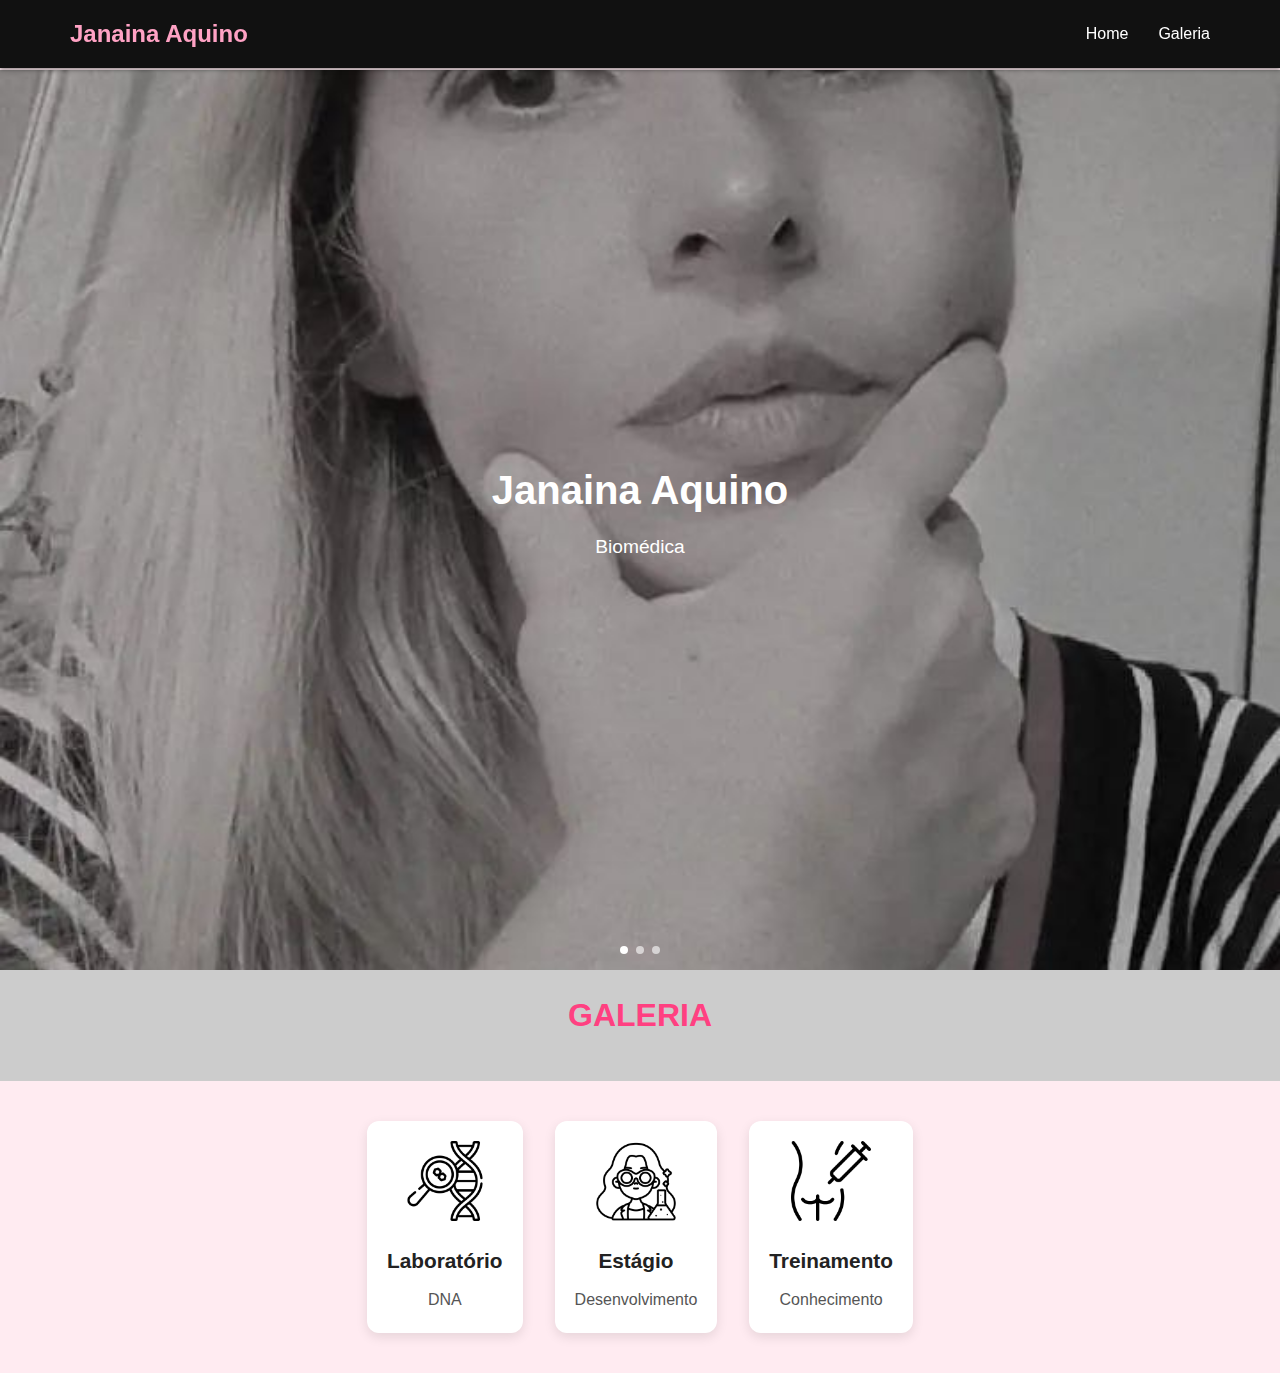
<file: index.html>
<!DOCTYPE html>
<html lang="pt-br">
    <head>
        <meta charset="UTF-8">
        <meta name="viewport" content="width=device-width, initial-scale=1.0">
        <title>JanainaAquino</title>

        <!--Swiper CSS-->
        <link rel="stylesheet" href="https://cdn.jsdelivr.net/npm/swiper@11/swiper-bundle.min.css" />

        <!--Estilo Personalizado-->
        <link rel="stylesheet" href="assets/css/style.css">
                
    </head>

    <body>

        <header class="site-header">
            <nav class="nav-bar">  
                <div class="logo">Janaina Aquino</div>
                <div class="menu-toggle" id="menu-toggle">&#9776;</div>
                <ul class="nav-links" id="nav-links">
                    <li><a href="#Home">Home</a></li>
                    <!-- <li><a href="#Sobre">Sobre</a></li> -->
                    <li><a href="#galeria">Galeria</a></li>
                    <!-- <li><a href="#Galeria">Galeria</a></li> -->
                    <!-- <li><a href="#Contato">Contato</a></li> -->
                    <!-- <li><a href="pages/contato.html">Contato</a></li> -->
                </ul>
            </nav>
        </header>

        <!--Conteudo Principal-->

        <div id="Home" class="page text-center">
            <div class="page-content">
                <div class="section-relative">
                    <div class="swiper-container">
                        <div class="swiper-wrapper">

                            <!--Slides-->
                            <div class="swiper-slide" style="background-image: url(assets/images/original/Jaina_02.jpg)">
                                <div class="slide-content">
                                    <h2 class="slide-title">Janaina Aquino</h2>
                                    <p class="slide-subtitle">Biomédica</p>
                                    <!-- <a href="#Galeria" class="slide-button">Ver Galeria</a> -->
                                </div>
                            </div>
                            <div class="swiper-slide" style="background-image: url(assets/images/original/J_Perfil.jpg)">
                                <div class="slide-content">
                                    <h2 class="slide-title">Janaina Aquino</h2>
                                    <p class="slide-subtitle">Biomédica</p>
                                    <!-- <a href="#Galeria" class="slide-button">Ver Galeria</a> -->
                                </div>
                            </div>
                            <div class="swiper-slide" style="background-image: url(assets/images/original/microscopio.JPG)">
                                <div class="slide-content">
                                    <h2 class="slide-title">Janaina Aquino</h2>
                                    <p class="slide-subtitle">Biomédica</p>
                                    <!-- <a href="#Galeria" class="slide-button">Ver Galeria</a> -->
                                </div>
                            </div>
                        </div>
                        <!--Paginação opcional-->
                        <div class="swiper-pagination"></div>
                    </div>
                </div>
            </div>
        </div>

        <!--Seção Galeria-->

        <section id="galeria" class="galeria">
            <h2 class="galeria_titulo">GALERIA</h2>
        </section>

        <!--Seção Cards-->
        
        <section class="container-card">
            <div class="card">
                <a href="pages/laboratorio_dna.html" class="card-link">
                    <img src="assets/images/original/dna.png" alt="Imagem_DNA">
                    <h2>Laboratório</h2>
                    <p>DNA</p>
                </a>               
            </div>

            <div class="card">
                <img src="assets/images/original/cientista.png" alt="Imagem_cientista">
                <h2>Estágio</h2>
                <p>Desenvolvimento</p>
            </div>

            <div class="card">
                <img src="assets/images/original/injecao.png" alt="Imagem_cientista">
                <h2>Treinamento</h2>
                <p>Conhecimento</p>
            </div>

        </section>
        
         <!--Seção Sobre-->

        <!-- <section id="Sobre" class="section">
            <h2>Sobre</h2>
            <p>Lorem ipsum dolor, sit amet consectetur adipisicing elit. Magni tempora et, 
                culpa nihil laborum laudantium? Molestiae illum nostrum dolores expedita sint 
                ex qui repudiandae, adipisci quis numquam neque ratione atque.</p>

        </section> -->

        <!-- <section id="Galeria" class="section">
            <h2>Galeria</h2>
            <div class="gallery-grid">
                <img src="images/original/Image_01.jpg" alt="Foto_1">
                <img src="images/original/Image_02.jpg" alt="Foto_2">
                <img src="images/original/Image_03.jpg" alt="Foto_3">
            </div>
        </section> -->

        <!-- <section id="Contato" class="section">
            <h2>Contato</h2>
            <p>Entre em contato para retirar dúvida</p>
            <div class="contact-buttons">
                <a href="https://mail.google.com/mail/?view=cm&fs=1&to=jainaquino@gmail.com" target="_blank" class="slide-button">
                    Gmail
                </a>
                <a href="https://outlook.live.com/owa/?path=/mail/action/compose&to=jainaquino@gmail.com" target="_blank" class="slide-button">
                    Outlook
                </a>
            </div>
            
        </section> -->

        <!--Scrpts-->

        <!-- <div class="watss">
            <a target="_blank" href="https://wa.me/5589988090350?text=Seja+bem+vindo.+Digite+op%C3%A7%C3%A3o%3A">
                <img width="50" src="assets/images/redeSocial/watsRosa-remov.png" alt="Imagem do whatsApp">
            </a>        
        </div>   -->

        <!--Swiper JS-->
        <script src="https://cdn.jsdelivr.net/npm/swiper@11/swiper-bundle.min.js"></script>

        <!--Inicialização personalizada-->
        <script src="assets/js/swiper-init.js"></script>
        
    </body>

</html>
</file>
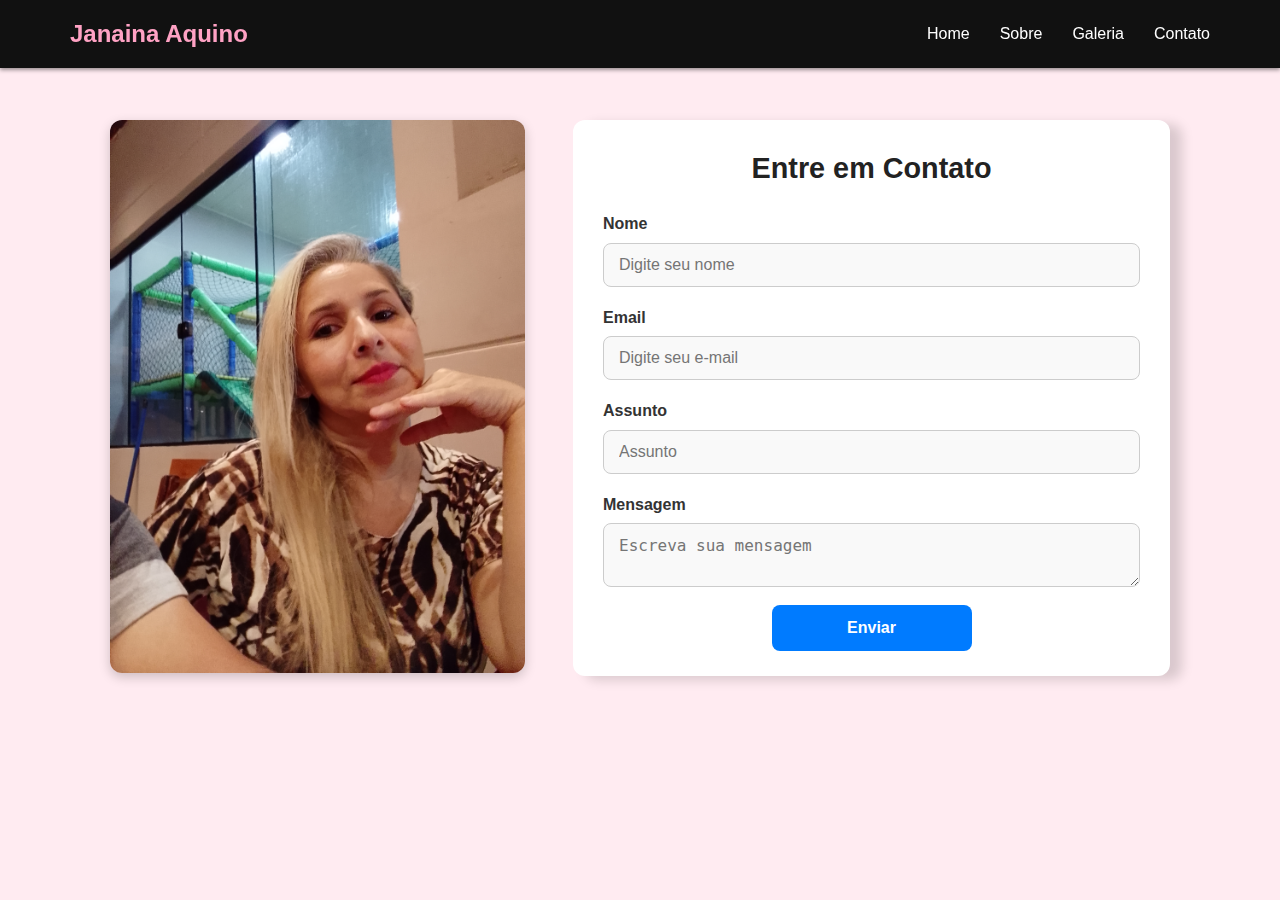
<file: pages/contato.html>
<!DOCTYPE html>
<html lang="pt-br">
    <head>
        <meta charset="UTF-8">
        <meta name="viewport" content="width=device-width, initial-scale=1.0">
        <title>Contato</title>
        
        <!--Estilo Personalizado-->
        <link rel="stylesheet" href="../assets/css/style.css">

    </head>

    <body>
    
        <header class="site-header">
            <nav class="nav-bar"> 
                <div class="logo">Janaina Aquino</div>
                <div class="menu-toggle" id="menu-toggle">&#9776;</div>
                <ul class="nav-links" id="nav-links">
                    <li><a href="../index.html">Home</a></li>
                    <li><a href="../index.html#Sobre">Sobre</a></li>
                    <li><a href="../index.html#galeria">Galeria</a></li>
                    <!-- <li><a href="#Galeria">Galeria</a></li> -->
                    <li><a href="../index.html#Contato">Contato</a></li>
                </ul>
            </nav>
        </header>

        <section id="Contato" class="container__contato">
            <div class="container__contato--img">
                <img src="../assets/images/original/Image_02.jpg" alt="Imagem_Janaina">
            </div>

            <!--Perguntar sobre enviar.php, adaptar para enviar email sem servidor-->

            <form action="." method="POST" class="container__contato--form"> 
                <div class="container__contato--form-conteudo">
                    <h5 id="titulo-contato" class="container__contato--form-conteudo-titulo">
                        Entre em Contato
                    </h5>
                </div>

                <div class="container__contato-inputs">
                    <label for=" nome">Nome</label>
                    <input type="text" placeholder="Digite seu nome" id="nome" name="nome" required>
                    
                    <label for="email">Email</label>
                    <input type="email" placeholder="Digite seu e-mail" id="email" name="email" required>
                    
                    <label for="assunto">Assunto</label>
                    <input type="text" placeholder="Assunto" id="assunto" name="assunto" required>
                    
                    <label for="mensagem">Mensagem</label>
                    <textarea placeholder="Escreva sua mensagem" maxlength="500" id="mensagem"
                        name="mensagem"></textarea> 
                </div>

                <button type="submit">Enviar</button>
                                
            </form>           
            
        </section>

    <!-- Script personalizado -->
    
    <script src="../assets/js/swiper-init.js"></script>
    
    </body>

</html>
</file>
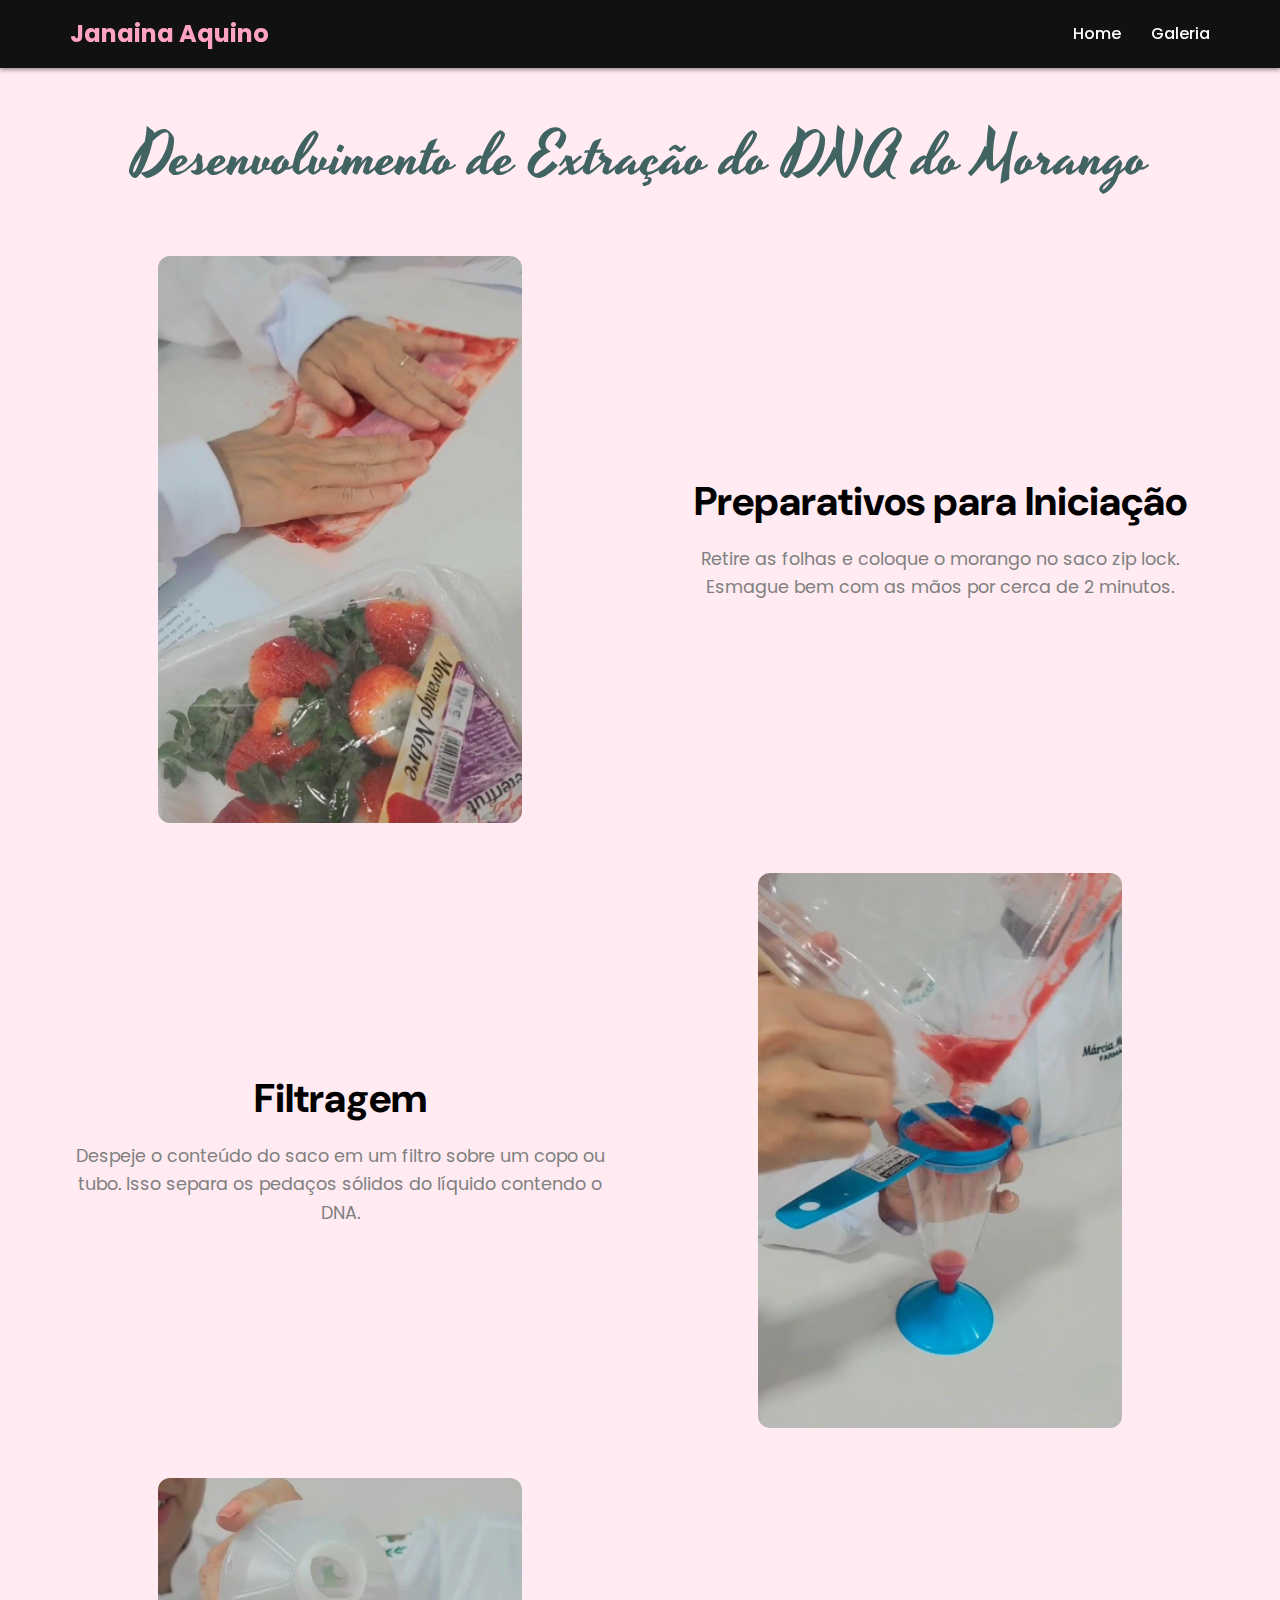
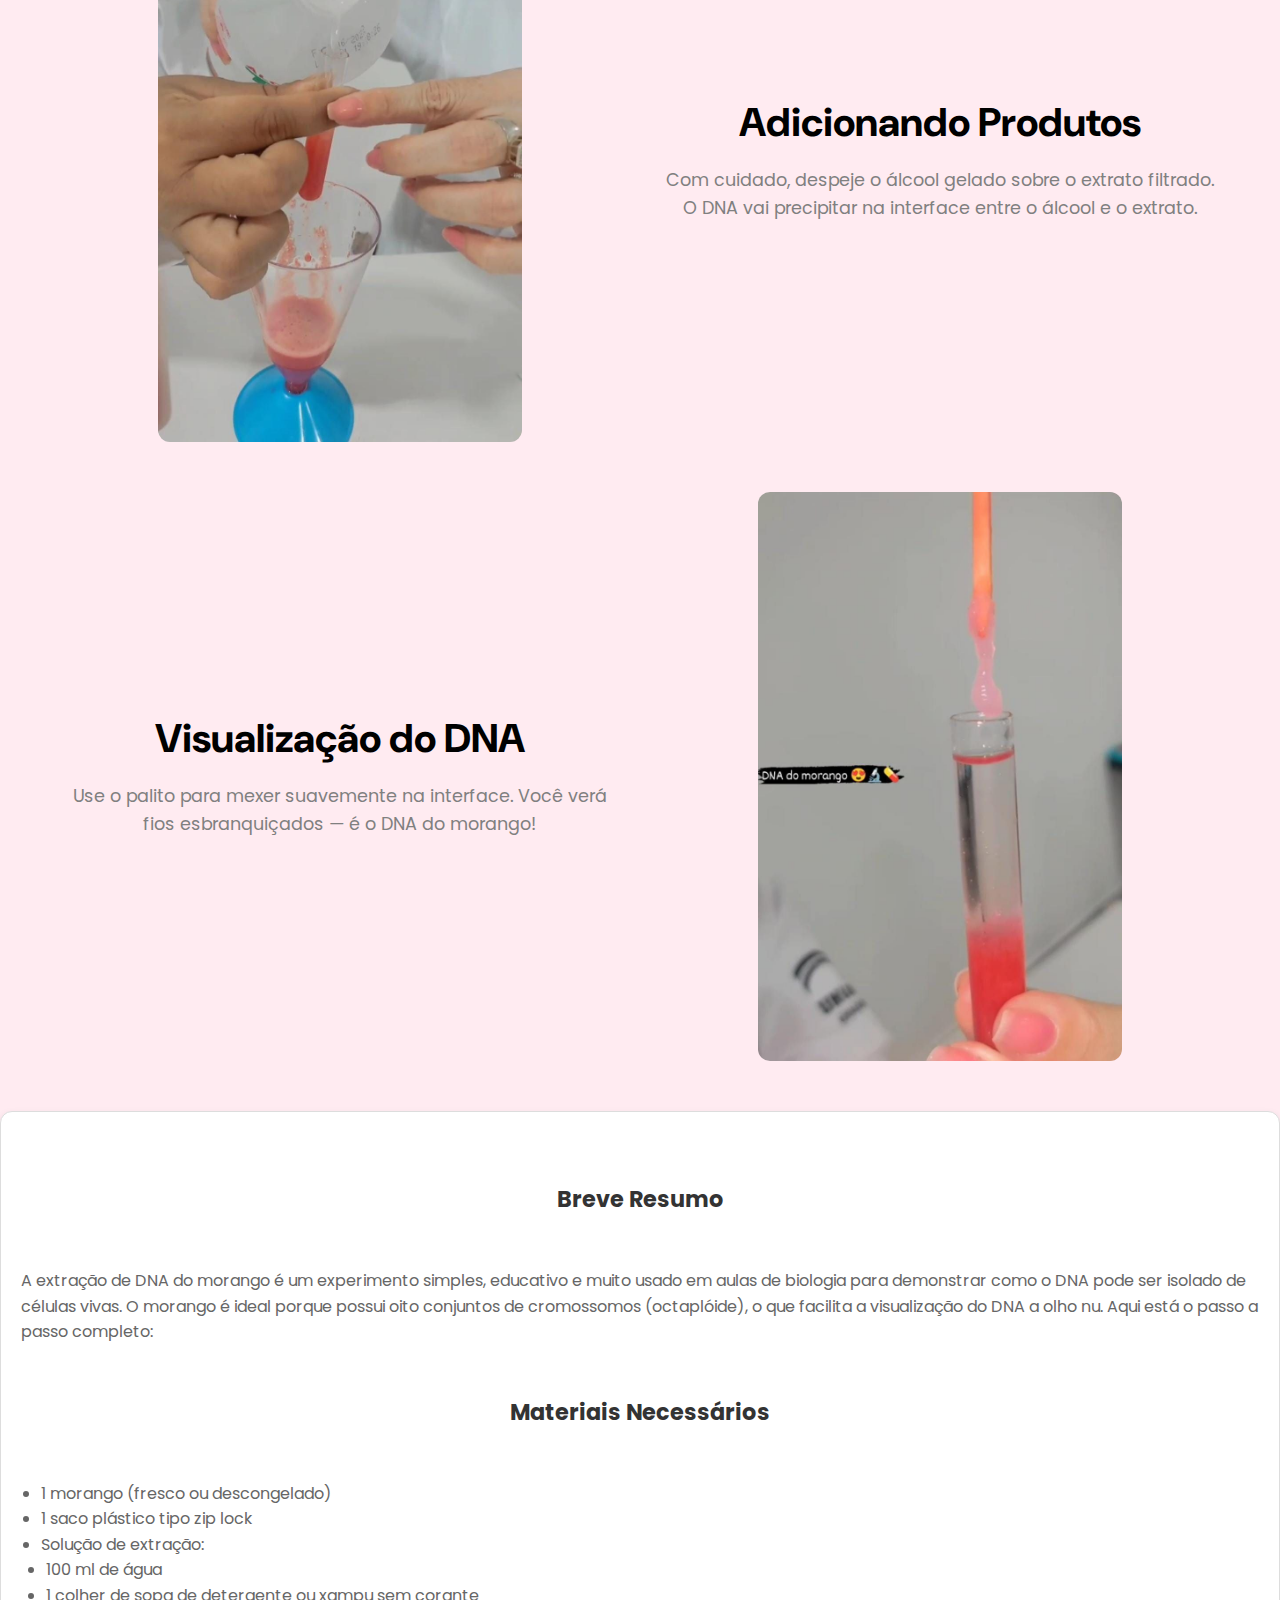
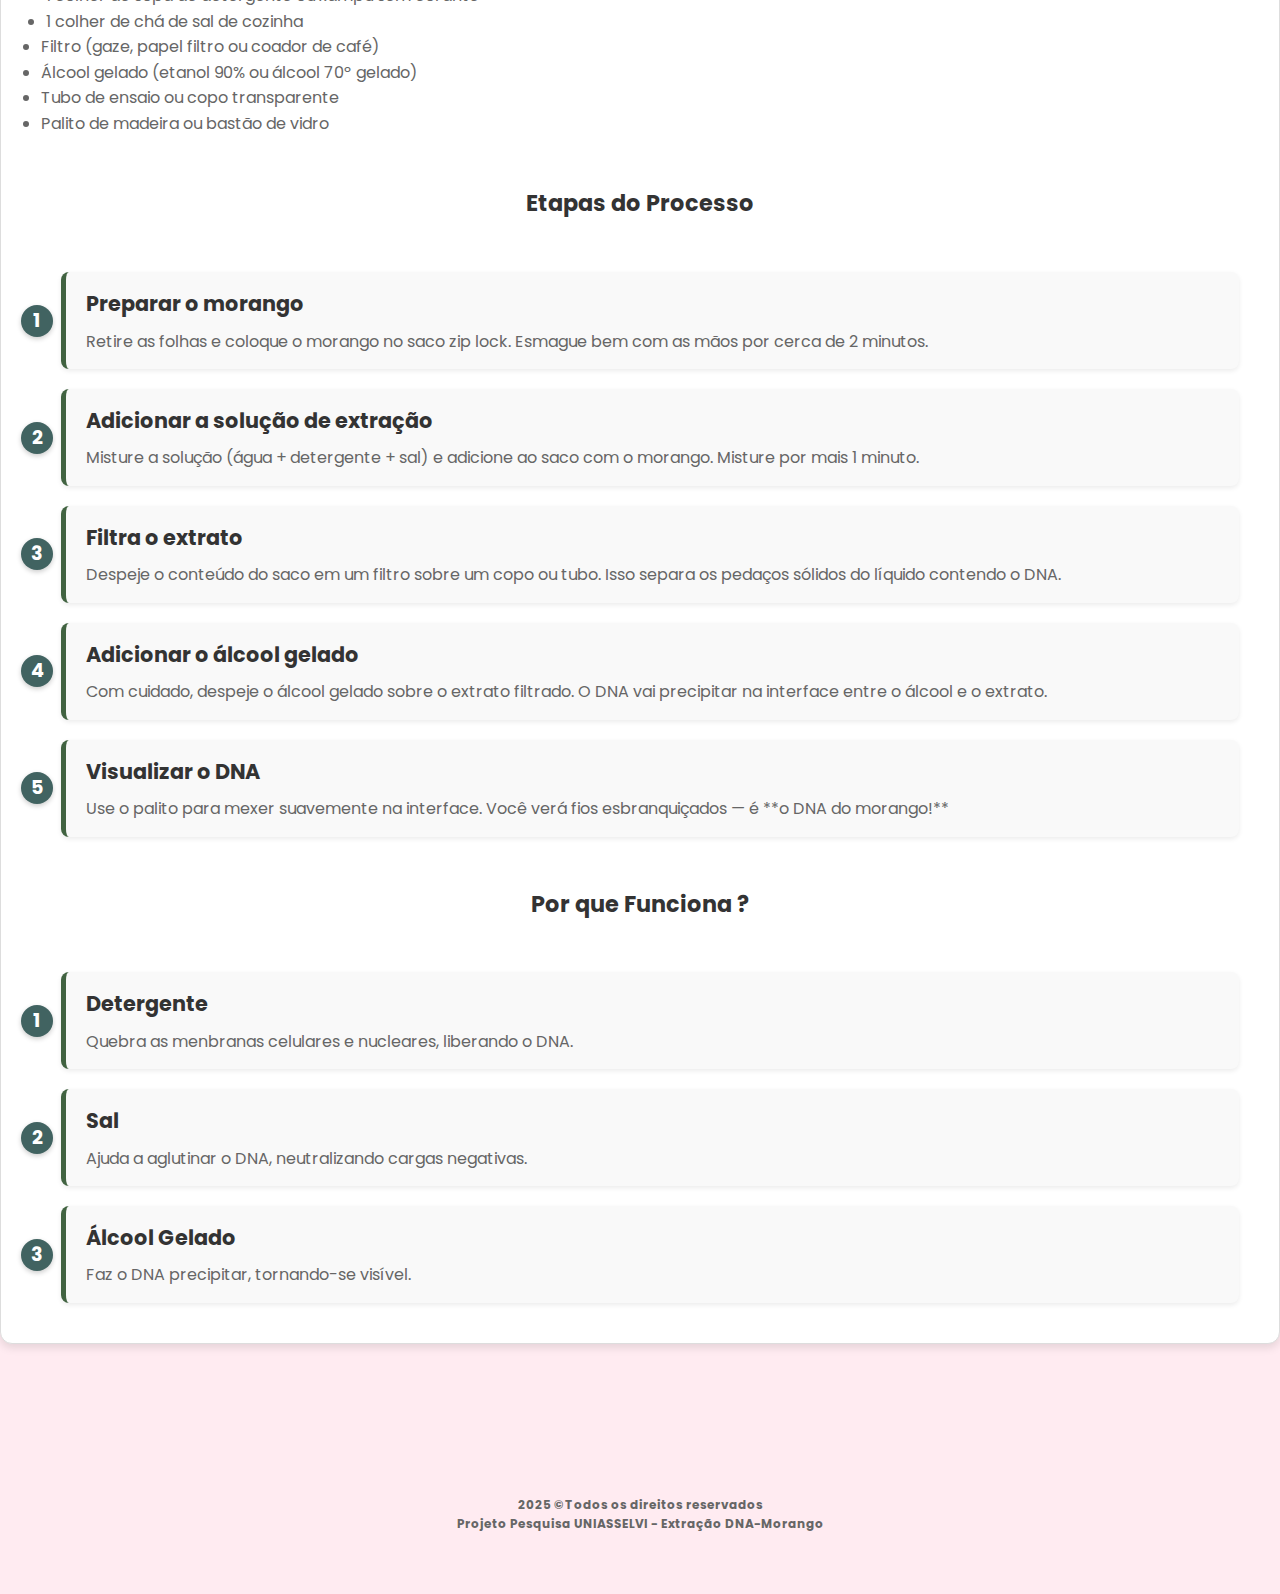
<file: pages/laboratorio_dna.html>
<!DOCTYPE html>
<html lang="pt-br">
<head>
    <meta charset="UTF-8">
    <meta name="viewport" content="width=device-width, initial-scale=1.0">
    <title>Laboratório_DNA</title>

    <link rel="stylesheet" href="../assets/css/style.css">
    <link rel="stylesheet" href="../assets/css/laboratorio.css">
    

</head>

<body>
    <header class="site-header"> 
        <nav class="nav-bar">    
            <div class="logo">Janaina Aquino</div>
                <div class="menu-toggle" id="menu-toggle">&#9776;</div>
                <ul class="nav-links" id="nav-links">
                    <li><a href="../index.html#Home">Home</a></li>
                    <!-- <li><a href="../index.html#Sobre">Sobre</a></li> -->
                    <li><a href="../index.html#galeria">Galeria</a></li>
                    <!-- <li><a href="../pages/contato.html">Contato</a></li> -->
            </ul>
        </nav>
    </header>

    <div>
        <h1>Desenvolvimento de Extração do DNA do Morango</h1>
    </div>

        <!-- <header>
            <h1>Desenvolvimento de Extração do DNA do Morango</h1>
        </header> -->
        

    <!--Seções galrias DNA-->

    <section class="container-dna">
        <div class="container-dna-imagem">
            <img src="../assets/images/laboratorio/foto 1.jpg" alt="">
        </div>

        <div class="container-dna-titulo">
            <h2>Preparativos para Iniciação</h2>
            <p>
                Retire as folhas e coloque o morango no saco zip lock. Esmague bem com as mãos por cerca de 2 minutos.
            </p>
        </div>  
    </section>

    <section class="container-dna">
        <div class="container-dna-titulo">
            <h2>Filtragem</h2>
            <p>
                Despeje o conteúdo do saco em um filtro sobre um copo ou tubo. Isso separa os pedaços sólidos do líquido contendo o DNA.
            </p>
        </div>

        <div class="container-dna-imagem">
            <img src="../assets/images/laboratorio/foto 2.jpg" alt="">
        </div>

        
    </section>

    <section class="container-dna">
        <div class="container-dna-imagem">
            <img src="../assets/images/laboratorio/foto 3.jpg" alt="">
        </div>

        <div class="container-dna-titulo">
            <h2>Adicionando Produtos</h2>
            <p>
                Com cuidado, despeje o álcool gelado sobre o extrato filtrado. O DNA vai precipitar na interface entre o álcool e o extrato.
            </p>
        </div>
    </section>

    <section class="container-dna">
        <div class="container-dna-titulo">
            <h2>Visualização do DNA</h2>
            <p>
                Use o palito para mexer suavemente na interface. Você verá fios esbranquiçados — é o DNA do morango!
            </p>
        </div>

        <div class="container-dna-imagem">
            <img src="../assets/images/laboratorio/foto 4.jpg" alt="">
        </div>  
        
    </section>

    <article class="texto-card">
        <h3>Breve Resumo</h3>
        <p>
            A extração de DNA do morango é um experimento simples, educativo e muito usado em aulas de biologia para demonstrar como o DNA pode ser isolado de células vivas. O morango é ideal porque possui oito conjuntos de cromossomos (octaplóide), o que facilita a visualização do DNA a olho nu. Aqui está o passo a passo completo:
        </p>
        
        <h3>Materiais Necessários</h3>
        
        <ul>
            <li>1 morango (fresco ou descongelado)</li>
            <li>1 saco plástico tipo zip lock</li>
            <li>Solução de extração:
                <ul>
                    <li>100 ml de água</li>
                    <li>1 colher de sopa de detergente ou xampu sem corante</li>
                    <li>1 colher de chá de sal de cozinha</li>
                </ul>
            </li>
            <li>Filtro (gaze, papel filtro ou coador de café)</li>
            <li>Álcool gelado (etanol 90% ou álcool 70º gelado)</li>
            <li>Tubo de ensaio ou copo transparente</li>
            <li>Palito de madeira ou bastão de vidro</li>
        </ul>

        <h3>Etapas do Processo</h3>

        <ol>
            <li>
                <h4>Preparar o morango</h4>
                <p>Retire as folhas e coloque o morango no saco zip lock. Esmague bem com as mãos por cerca de 2 minutos.</p>
            </li>
            <li>
                <h4>Adicionar a solução de extração</h4>
                <p>Misture a solução (água + detergente + sal) e adicione ao saco com o morango. Misture por mais 1 minuto.</p>
            </li>
            <li>
                <h4>Filtra o extrato</h4>
                <p>Despeje o conteúdo do saco em um filtro sobre um copo ou tubo. Isso separa os pedaços sólidos do líquido contendo o DNA.</p>
            </li>
            <li>
                <h4>Adicionar o álcool gelado</h4>
                <p>Com cuidado, despeje o álcool gelado sobre o extrato filtrado. O DNA vai precipitar na interface entre o álcool e o extrato.</p>
            </li>
            <li>
                <h4>Visualizar o DNA</h4>
                <p>Use o palito para mexer suavemente na interface. Você verá fios esbranquiçados — é **o DNA do morango!**</p>
            </li>

        </ol>

        <h3>Por que Funciona ?</h3>

        <ol>
            <li>
                <h4>Detergente</h4>
                <p>Quebra as menbranas celulares e nucleares, liberando o DNA.</p>
            </li>
            <li>
                <h4>Sal</h4>
                <p>Ajuda a aglutinar o DNA, neutralizando cargas negativas.</p>
            </li>
            <li>
                <h4>Álcool Gelado</h4>
                <p>Faz o DNA precipitar, tornando-se visível.</p>
            </li>
            
        </ol>        
    </article>

    <!--Footer e Rede Social para enviar mensagem-->

    <footer>
        <p class="p1">
            2025 &copy;Todos os direitos reservados <br>
            Projeto Pesquisa UNIASSELVI - Extração DNA-Morango 
        </p>
    </footer>
    
    <!-- <div class="watss">
        <a target="_blank" href="https://wa.me/5589988090350?text=Seja+bem+vindo.+Digite+op%C3%A7%C3%A3o%3A">
            <img width="50" src="../assets/images/redeSocial/watsRosa-remov.png" alt="Imagem do watts">
        </a>        
    </div>       -->
    
    <!-- Script personalizado -->
    
    <script src="../assets/js/swiper-init.js"></script>

</body>

</html>
</file>
<file: assets/css/laboratorio.css>
@import url('https://fonts.googleapis.com/css2?family=DM+Sans:ital,opsz,wght@0,9..40,100;0,9..40,200;0,9..40,300;0,9..40,400;0,9..40,500;0,9..40,600;0,9..40,700;0,9..40,800;0,9..40,900;0,9..40,1000;1,9..40,100;1,9..40,200;1,9..40,300;1,9..40,400;1,9..40,500;1,9..40,600;1,9..40,700;1,9..40,800;1,9..40,900;1,9..40,1000&family=Poppins:ital,wght@0,100;0,200;0,300;0,400;0,500;0,600;0,700;0,800;0,900;1,100;1,200;1,300;1,400;1,500;1,600;1,700;1,800;1,900&family=Yesteryear&display=swap');

*{
    margin: 0;
    padding: 0;
    box-sizing: border-box;
}

/*Corpo*/
body{
    font-family: 'Poppins', sans-serif;
}

div h1{
    font-size: 60px;
    color: #416361;
    font-family: 'yesteryear', cursive;
    font-weight: normal;
    text-align: center;
    margin-top: 110px;
}

header h1{
    font-size: 60px;
    color: #416361;
    font-family: 'Yesteryear', cursive;
    font-weight: normal;
    text-align: center;
}

/*Section container_dna*/
.container-dna{
    display: flex;
    justify-content: center;
    align-items: center;
    text-align: center;
    gap: 40px;              /* Espaço fixo entre imagem e texto */
    max-width: 1200px;      /* Define largura máxima do conteúdo */
    margin: 50px auto;      /* Centraliza horizontalmente na tela */
    padding: 0 20px;        /* Espaçamento interno nas laterais */
}

/*Container da Imagem*/
.container-dna-imagem{
    flex: 1;
    display: flex;
    justify-content: center;
    align-items: center;    /*Adicionado, RETIRAR*/
    /* width: 100%;            REATIVAR */
    /* height: 550px;          REATIVAR */
    /* margin-right: 60px; */
}

.container-dna img{
    border-radius: 12px;
    max-width: 65%;     /*Tamanho da imagem - largura*/
    height: auto;       /*inseriro*/
    /* margin-right: 30px; */ /*reativar*/
}

.container-dna-titulo{
    flex: 1;
    text-align: center;
}

/*Container do Titulo*/
.container-dna-titulo h2{
    font-family: 'DM Sans', sans-serif;
    font-size: 2.5rem;
    color: black;
    font-weight: 800;
    margin: 20px 0;
    line-height: 1.2;
    /* margin-top: 30px;
    margin-bottom: 30px; */
}

/*Container do Texto*/
.container-dna-titulo p{
    color: gray;
    margin-bottom: 20px;
    font-size: 1.1rem;   
}

/*Footer*/
footer{
    display: flex;
    justify-content: center;
    align-items: center;
    width: 100%;
    height: 150px;
    font-size: 22px;
    margin-top: 100px;
}

footer p{
    display: block;
    font-size: 12px;
    margin-bottom: 10px;
    text-align: center;
    color: #666;        /*Cor do texto do footer*/
    font-weight: bold;
}

.watss img{
    position: fixed;
    right: 2%;
    bottom: 45px;
    border-radius: 10px;
}

/*Texto do cartão*/
.texto-card{
    background-color: #fff;
    border: 1px solid #ddd;
    border-radius: 12px;
    padding: 20px;     /*Inserido 0 30px não tinha*/
    /* max-width: 100px; */
    margin: 30px auto;
    box-shadow: 0px 4px 8px rgba(0,0,0,0.1);
}

.texto-card h3{
    margin-top: 50px;
    margin-bottom: 50px;
    font-size: 1.4rem;
    color: #333;
    text-align: center;
}

.texto-card p{
    color: #666;
}

.texto-card ul{
    list-style-type: disc;
    padding-left: 20px;
    color: #666;
}

.texto-card ul ul{
    list-style-type: disc;
    padding-left: 5px;
    color: #666;
}

/*Lista ordenada dentro do card*/
.texto-card ol{
    counter-reset: etapa;   /* Cria contador personalizado */
    list-style: none;       /* Remove numeração padrão */
    padding-left: 40px;   /* antes era 0px. ⬅ cria espaço lateral esquerdo p/ não cortar o círculo */
    padding-right: 20px; /* ⬅ adiciona espaço lateral direito */
    margin-top: 20px;
}

.texto-card ol li{
    counter-increment: etapa;   /* Incrementa o contador */
    background: #f9f9f9;
    border-left: 5px solid #416341; /* Barra lateral para destaque */
    margin-bottom: 20px;
    padding: 15px 20px;
    border-radius: 8px;
    box-shadow: 0px 2px 5px rgba(0,0,0,0.08);
    position: relative;
}

/*Numeração personalizada*/
.texto-card ol li::before{  
    content: counter(etapa);    
    position: absolute;
    left: -45px;
    top: 50%;
    transform: translateY(-50%);
    background: #416361;
    color: #fff;
    font-weight: bold;
    font-size: 1.2rem;
    width: 32px;        /* ⬅ aumentei para não achatar, antes 30px*/
    height: 32px;
    line-height: 32px;
    text-align: center;
    border-radius: 50px;
    box-shadow: 0px 2px 5px rgba(0,0,0,0.2);
}

/*Titulo da Etapa*/
.texto-card ol li h4{
    margin-bottom: 8px;
    font-size: 1.3rem;
    color: #333;
}

/*Texto da etapa*/
.texto-card ol li p{
    font-size: 1rem;
    color: #666;
    line-height: 1.6;
}


/*Responsividade*/
@media (max-width: 768px){
    .container-dna{
        flex-direction: column;
        text-align: center;
    }

    .container-dna-imagem,
    .container-dna-titulo{
        flex: unset;
        width: 100%;
    }

    .container-dna-titulo h2{
        font-size: 1.8rem;
    }
}

/*Reponsividade para lista numerada*/
@media (max-width: 768){
    .texto-card ol{
        padding-left: 25px; /* reduz espaço lateral no mobile */
    }

    .texto-card ol li::before{
        left: -30px;
        width: 28px;    /* aproxima o círculo do card */
        height: 28px;
        line-height: 28px;
        font-size: 1rem;    /* número proporcional */
    }
}
</file>
<file: assets/css/style.css>
/*Resete básico*/

*,
*::before,
*::after{
    box-sizing: border-box;
    margin: 0;
    padding: 0;
}

/*Retornar (rolar) página suavemente para topo*/
html{
    scroll-behavior: smooth;
}

/*Cabelçalho fixo*/
.site-header{
    position: fixed;
    top: 0;
    left: 0;
    width: 100%;
    background-color: #111;
    z-index: 1000;
    box-shadow: 0 2px 4px rgba(0,0,0,0.4);
}

/*Navegação*/
.nav-bar{
    display: flex;
    justify-content: space-between;
    align-items: center;
    padding: 15px 30px;
    max-width: 1200px;
    margin: 0 auto;
}

/*Logo*/
.logo{
    font-size: 1.5rem;
    font-weight: bold;
    color: #ffa2c4;
}

/*Links*/
.nav-links{
    list-style: none;
    display: flex;
    gap: 30px;
}

.nav-links li a{
    color: #fff;
    text-decoration: none;
    font-weight: 500;
    transition: color 0.3s ease;
}

.nav-links li a:hover{
    color: #ffa2c4;
}

/*Espaço para compensar o header fixo*/

.page{
    padding-top: 70px;
}

/*Botão Hamburguer*/
.menu-toggle{
    display: none;
    font-size: 2rem;
    color: #fff;
    cursor: pointer;
}

/*Responsivo*/
@media (max-width: 768px){
    .nav-links{
        display: none;
        flex-direction: column;
        background-color: #111;
        position: absolute;
        top: 60px;
        right: 0;
        width: 200px;
        padding: 20px;
        border-radius: 0 0 8px 8px;
    }

    .nav-links.active{
        display: flex;
    }

    .menu-toggle{
        display: block;
    }
}

/*Corpo da página*/

body{
    font-family: 'Helvetica Nue', sans-serif;
    background-color: #ffebf1;
    color: #fff;
    line-height: 1.6;
}

/*Container Principal*/
.page{
    overflow: hidden;
    text-align: center;
}

/*Conteudo Central*/
.page-content{
    position: relative;
    z-index: 1;
}

/*seção relativa para posicionamento*/
.section-relative{
    position: relative;
    z-index: 1;
}

/*Swiper container*/
.swiper-container{
    width: 100%;
    height: 100vh;
    position: relative;
    overflow: hidden;
    z-index: 1;
}

/*Slide*/
.swiper-slide{
    width: 100%;
    height: 100%;
    background-size: cover;
    background-position: center;
    position: relative;
    -webkit-backface-visibility:hidden;
    backface-visibility: hidden;
    /* backface-visibility: visible; */
}

/*Paginação*/
.swiper-pagination{
    position: absolute;
    bottom: 30px;
    left: 0;
    width: 100%;
    text-align: center;
    z-index: 10;
}

.swiper-pagination-bullet{
    background-color: #fff;
    opacity: 0.6;
    transition: opacity 0.3s;
}

.swiper-pagination-bullet-active{
    opacity: 1;
}

/*Responsividade Extra*/
@media (max-width: 768px){
    .swiper-container{
        height: 70vh;
    }
}

/*Conteúdo sobre posto no slide*/
.slide-content{
    position: absolute;
    top: 50%;
    left: 50%;
    transform: translate(-50%, -50%);
    text-align: center;
    color: #fff;
    z-index: 2;
    padding: 20px;
    /* background: rgba(0,0,0,0.4);
    border-radius: 8px; */
}

/*Titulo*/
.slide-title{
    font-size: 2.5rem;
    font-weight: bold;
    margin-bottom: 10px;
}

/*Subtitulo*/
.slide-subtitle{
    font-size: 1.2rem;
    margin-bottom: 20px;
}

/*Botão*/
.slide-button{
    display: inline-block;
    padding: 12px 24px;
    background-color: #ff4081;
    color: #fff;
    text-decoration: none;
    border-radius: 4px;
    transition: background-color 0.3s ease;    
}

.slide-button:hover{
    background-color: #e91e63;
}

/*Responsivo*/
@media (max-width: 768px){
    .slide-title{
        font-size: 1.8rem;
    }

    .slide-subtitle{
        font-size: 1rem;
    }

    .slide-button{
        padding: 10px 20px;
        font-size: 0.9rem;
    }
}

/*Section Galeria*/
.galeria{
    background: #ccc;
    margin-top: 0px;
    /* display: flex; */
    /* justify-content: center; */
    /* align-items: center; */
    /* flex-wrap: wrap; */
    padding: 20px;
    text-align: center;
}

.galeria-titulo{
    /* font-size: 2rem; */
    margin-bottom: 20px;
    /* width: 100%;        Titulo sempre ocupa linha toda */
}

@media (max-width: 768px){
    .galeria-titulo{
        font-size: 1.5rem;
    }
}

/*Section Cards*/

/*Container do cartão*/
.container-card{
    display: flex;
    justify-content: center;
    align-items: stretch;
    gap: 2rem;              /*Espaçamento entre cards*/
    padding: 40px 20px;
    flex-wrap: wrap;        /*Quebra para próx. linha do celular */
}

/*Configuração do cartão 'laboratório'*/
.card-link{
    text-decoration: none;  /*Remove o sublinhado*/
    color: inherit;         /*Mantém cor original do texto*/
    display: block;         /*Garante que o link ocupe todo o espaço do card*/
}

/*Cartão individual*/
.card{
    background: #fff;
    border-radius: 12px;
    box-shadow: 0px 4px 12px rgba(0,0,0,0.1);
    padding: 20px;
    text-align: center;
    max-width: 250px;       /*Largura fixa dos cards*/
    transition: transform 0.3s ease, box-shadow 0.3s ease;   
}

/*Efeito hover*/
.card:hover{
    transform: translateY(-8px);
    box-shadow: 0px 8px 20px rgba(0,0,0,0.15);
}

/*Cartão - Imagem*/
.card img{
    width: 80px;
    height: 80px;
    object-fit: contain;
    margin-bottom: 15px;
}

/*Cartão - Titulo*/
.card h2{
    font-size: 1.3rem;
    margin-bottom: 10px;
    color: #222;
}

/*Cartão - Texto*/
.card p{
    font-size: 1rem;
    color: #555;   
}

/*Cartão - Responsivo*/
@media (max-width: 768px){
    .card{
        width: 100%;        /*Ocupa toda largura do celular*/
        max-width: 350px;
    }
}

/*Seções do corpo*/
.section{
    padding: 60px 20px;
    max-width: 800px;
    margin: 0 auto;
    text-align: center;
    color: #fff;
}

section h2{
    font-size: 2rem;
    margin-bottom: 20px;
    color: #ff4081;
}

.gallery-grid{
    display: grid;
    grid-template-columns: repeat(auto-fit, minmax(250px, 1fr));
    gap: 20px;
}

.gallery-grid img{
    width: 100%;
    border-radius: 8px;
    box-shadow: 0 4px 8px rgba(0,0,0,0.3);
}

/*>>>> FORMULÁRIO - CONTATO <<<>*/

/*Container do formulário*/
.container__contato{
    display: flex;
    align-items: flex-start;
    justify-content: center;
    gap: 3rem;
    padding: 50px 20px;
    max-width: 1100px;
    margin: 0 auto;
    margin-top: 70px;       /*Magin de cima*/
    margin-bottom: 70px;    /*Magin abaixo*/
}

/*Imagem ao lado*/
.container__contato--img img{
    max-width: 415px;
    width: 100%;
    border-radius: 12px;
    box-shadow: 0px 4px 12px rgba(0,0,0,0.2);
}

/*Formulário*/
.container__contato--form{
    flex: 1;
    background: #fff;
    padding: 25px 30px;
    border-radius: 12px;
    box-shadow: 12px 4px 12px rgba(0,0,0,0.15);
}

/*Titulo*/
.container__contato--form-conteudo-titulo{
    font-size: 1.8rem;
    font-weight: bold;
    color: #222;
    margin-bottom: 20px;
    text-align: center;
}

/*Inputs e Textarea*/
.container__contato-inputs label{
    display: block;
    font-weight: 600;
    margin-bottom: 6px;
    color: #333;
}

.container__contato-inputs input,
.container__contato-inputs textarea{
    width: 100%;
    padding: 12px 15px;
    margin-bottom: 18px;
    border: 1px solid #ccc;
    border-radius: 8px;
    font-size: 1rem;
    background: #f9f9f9;
    transition: all 0.3s ease;
    margin: 0 auto 18px auto;   /*Incluido essa linha*/
    display: block;             /*Incluido essa linha*/
}

/*text area maior*/
.container__contato-inputs textarea{
    min-width: 120px;
    resize: vertical;
    
}

/*Efeito de foco*/
.container__contato-inputs input:focus,
.container__contato-inputs textarea:focus{
    border-color: #007BFF;
    outline: none;
    background: #fff;
    box-shadow: 0px 0px 6px rgba(0,123,255,0.5);
}

/*Botão*/
.container__contato--form button{
    width: 100%;
    padding: 14px;
    background: #007BFF;
    color: #fff;
    font-size: 1rem;
    font-weight: bold;
    border: none;
    border-radius: 8px;
    cursor: pointer;
    transition: 0.3s;
    max-width: 200px;       /*Incluido essa linha*/
    margin: 0 auto;         /*Incluido essa linha*/
    display: block;         /*Incluido essa linha*/
}

.container__contato--form button:hover{
    background: #0056b3;
}

/*Responsivo*/
@media (max-width: 768px){
    .container__contato{
        flex-direction: column;
        text-align: center;
        gap: 2rem;
    }

    .container__contato--img img{
        max-width: 90%;
    }

    .container__contato--form{
        width: 100%;
    }
}

/*WhatssApp*/
.watss img{
    position: fixed;
    right: 2%;
    bottom: 45px;
    border-radius: 10px;
}
</file>
